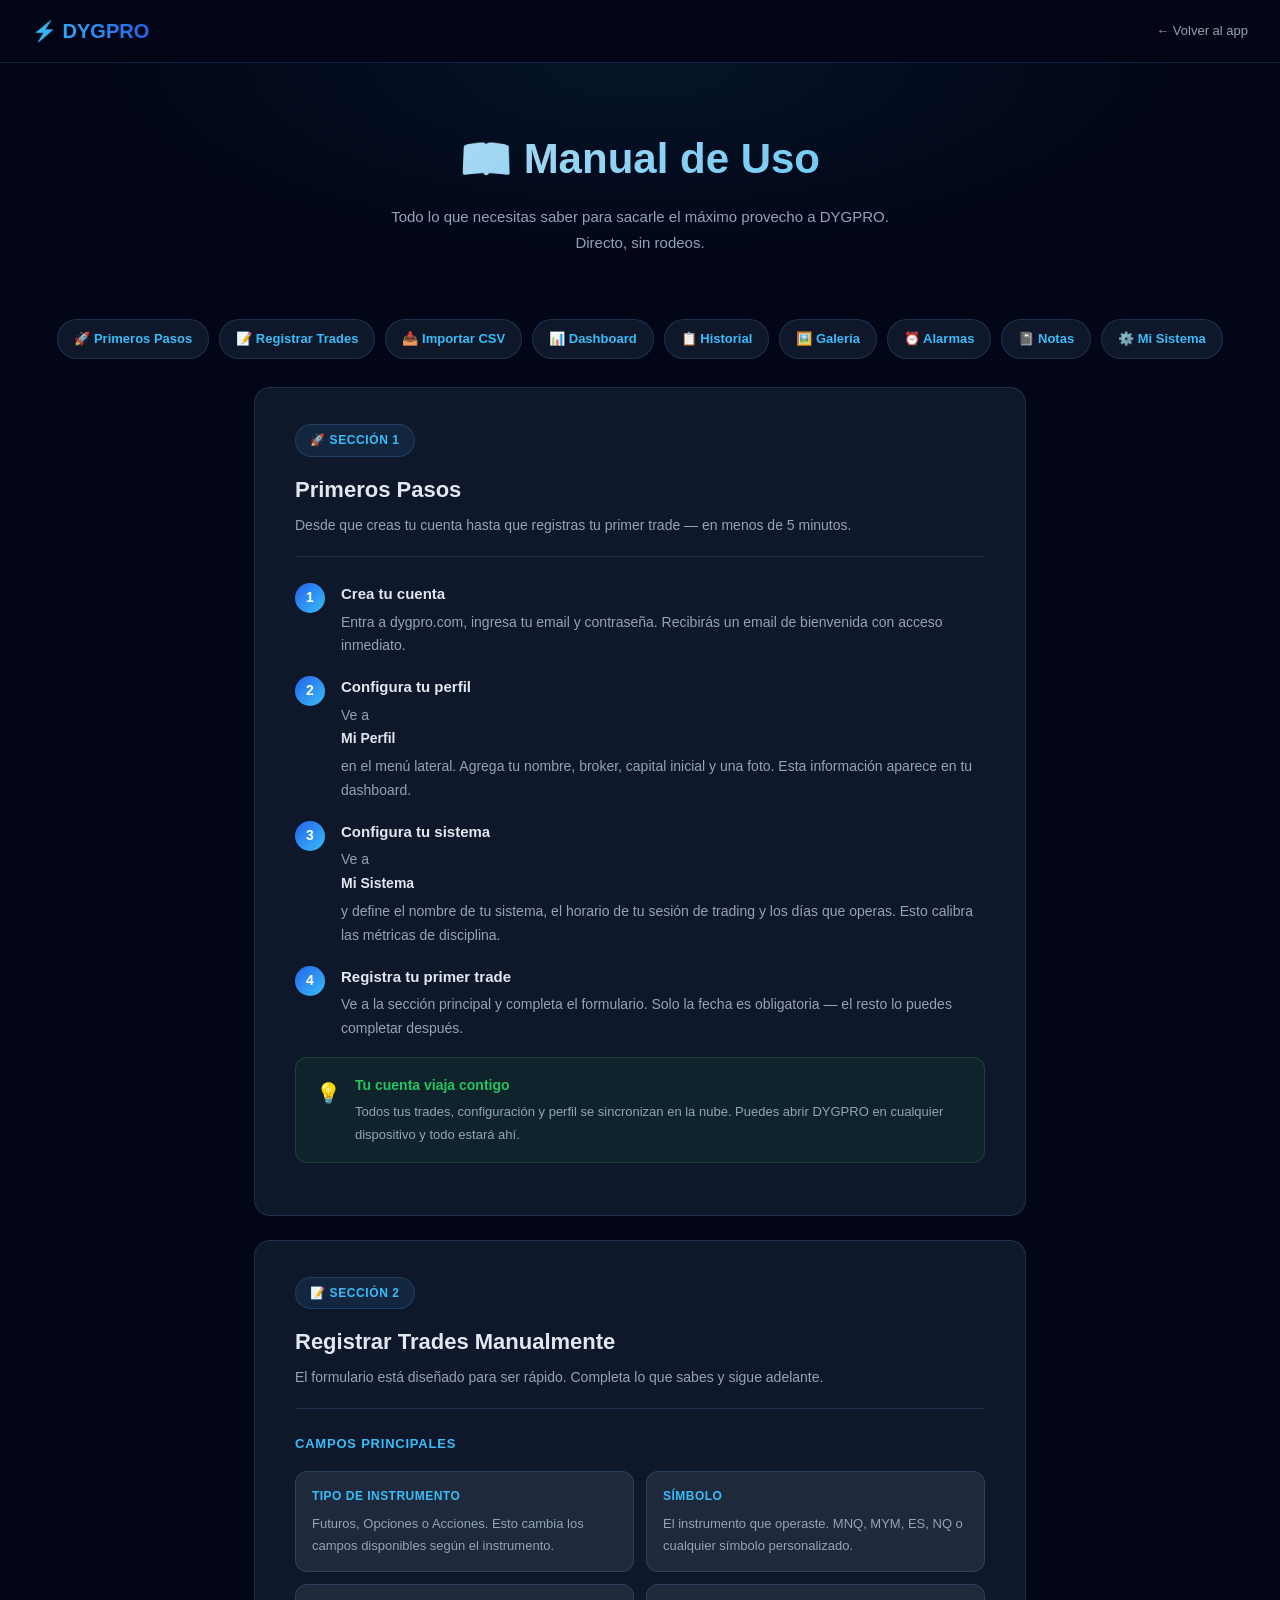
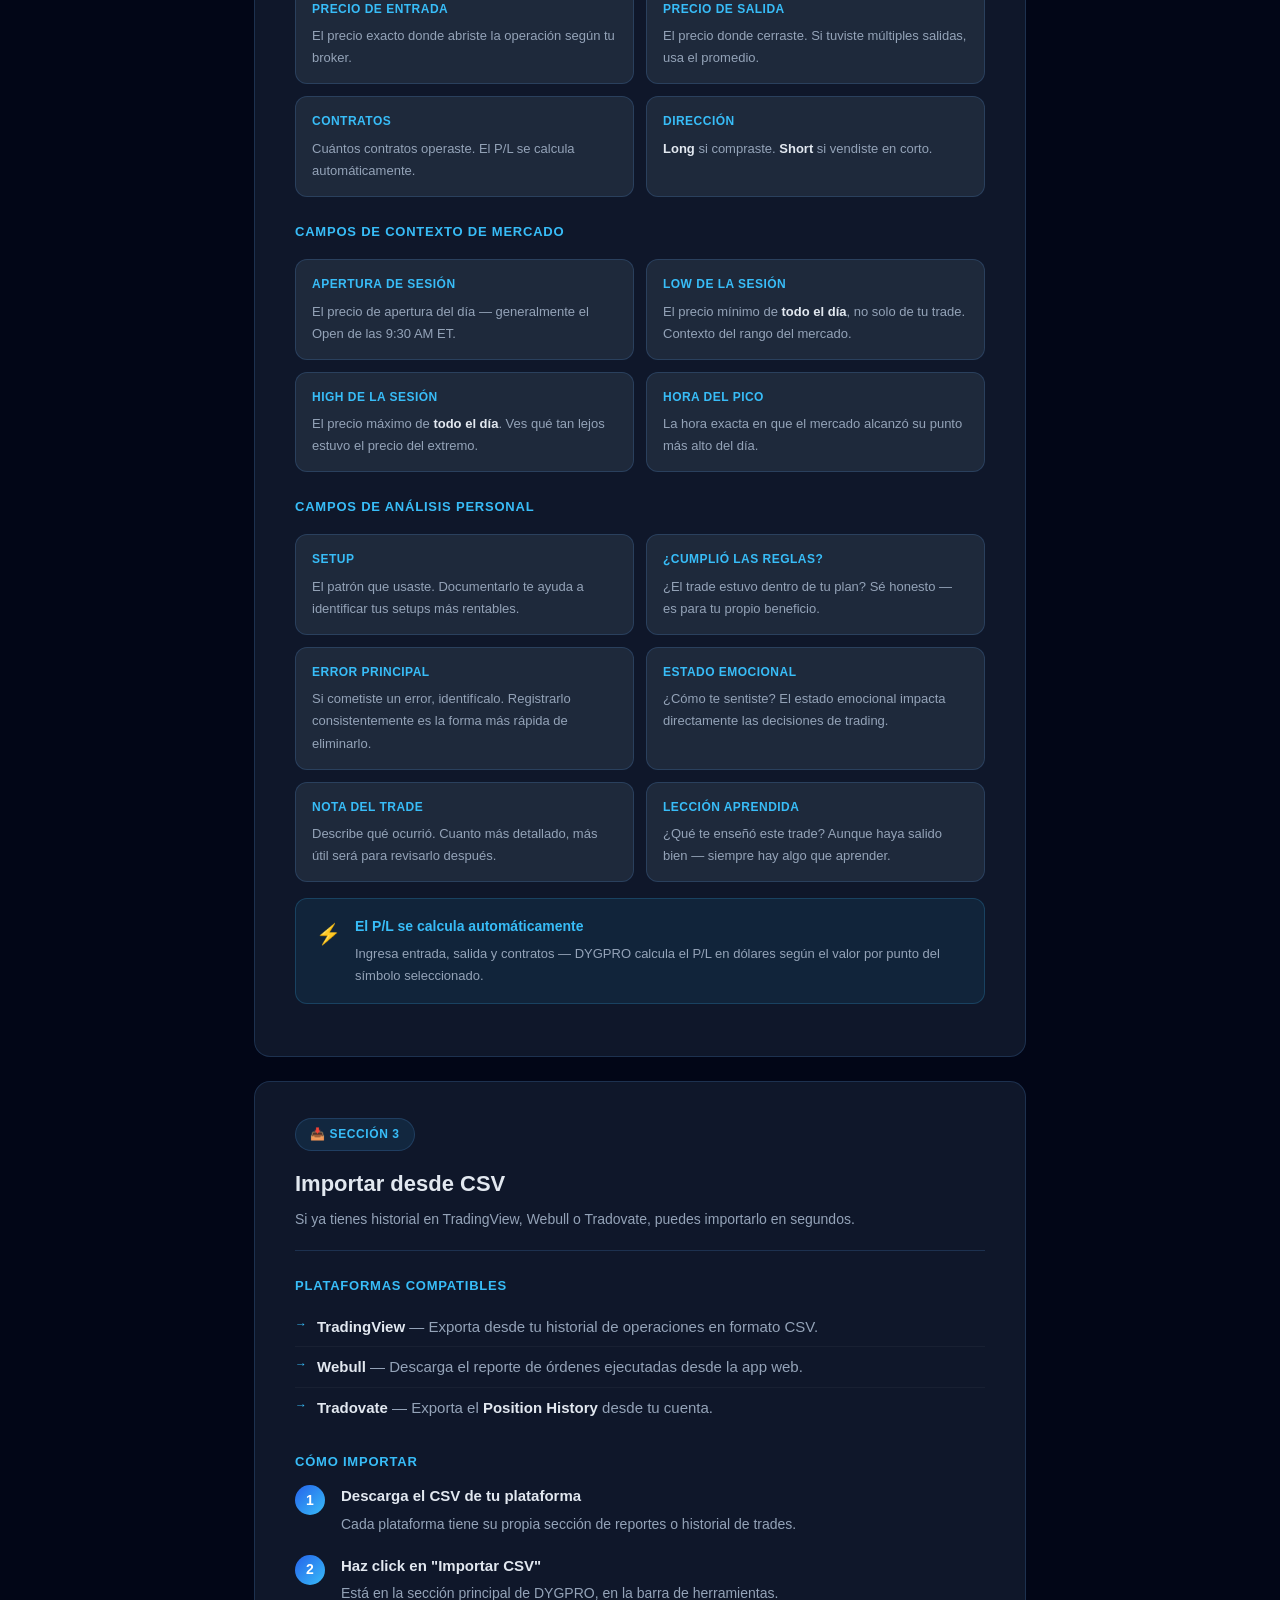
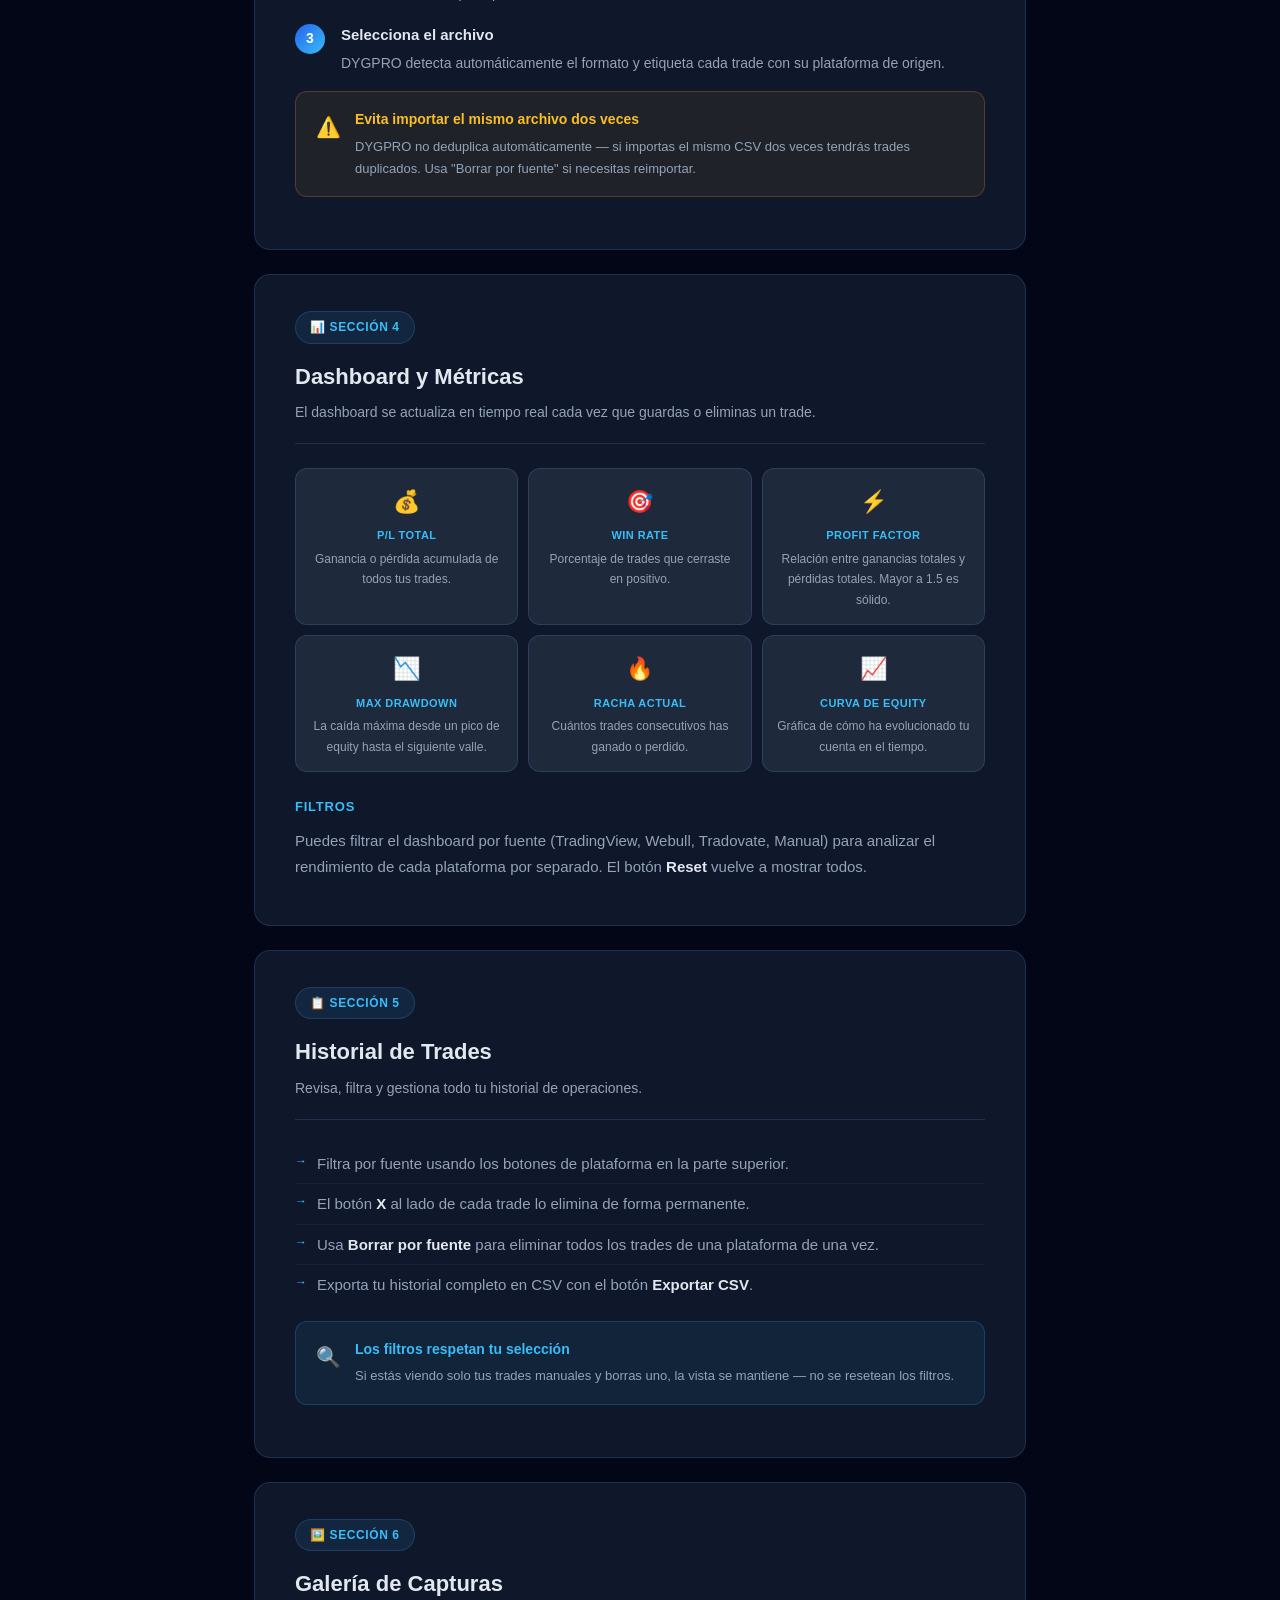
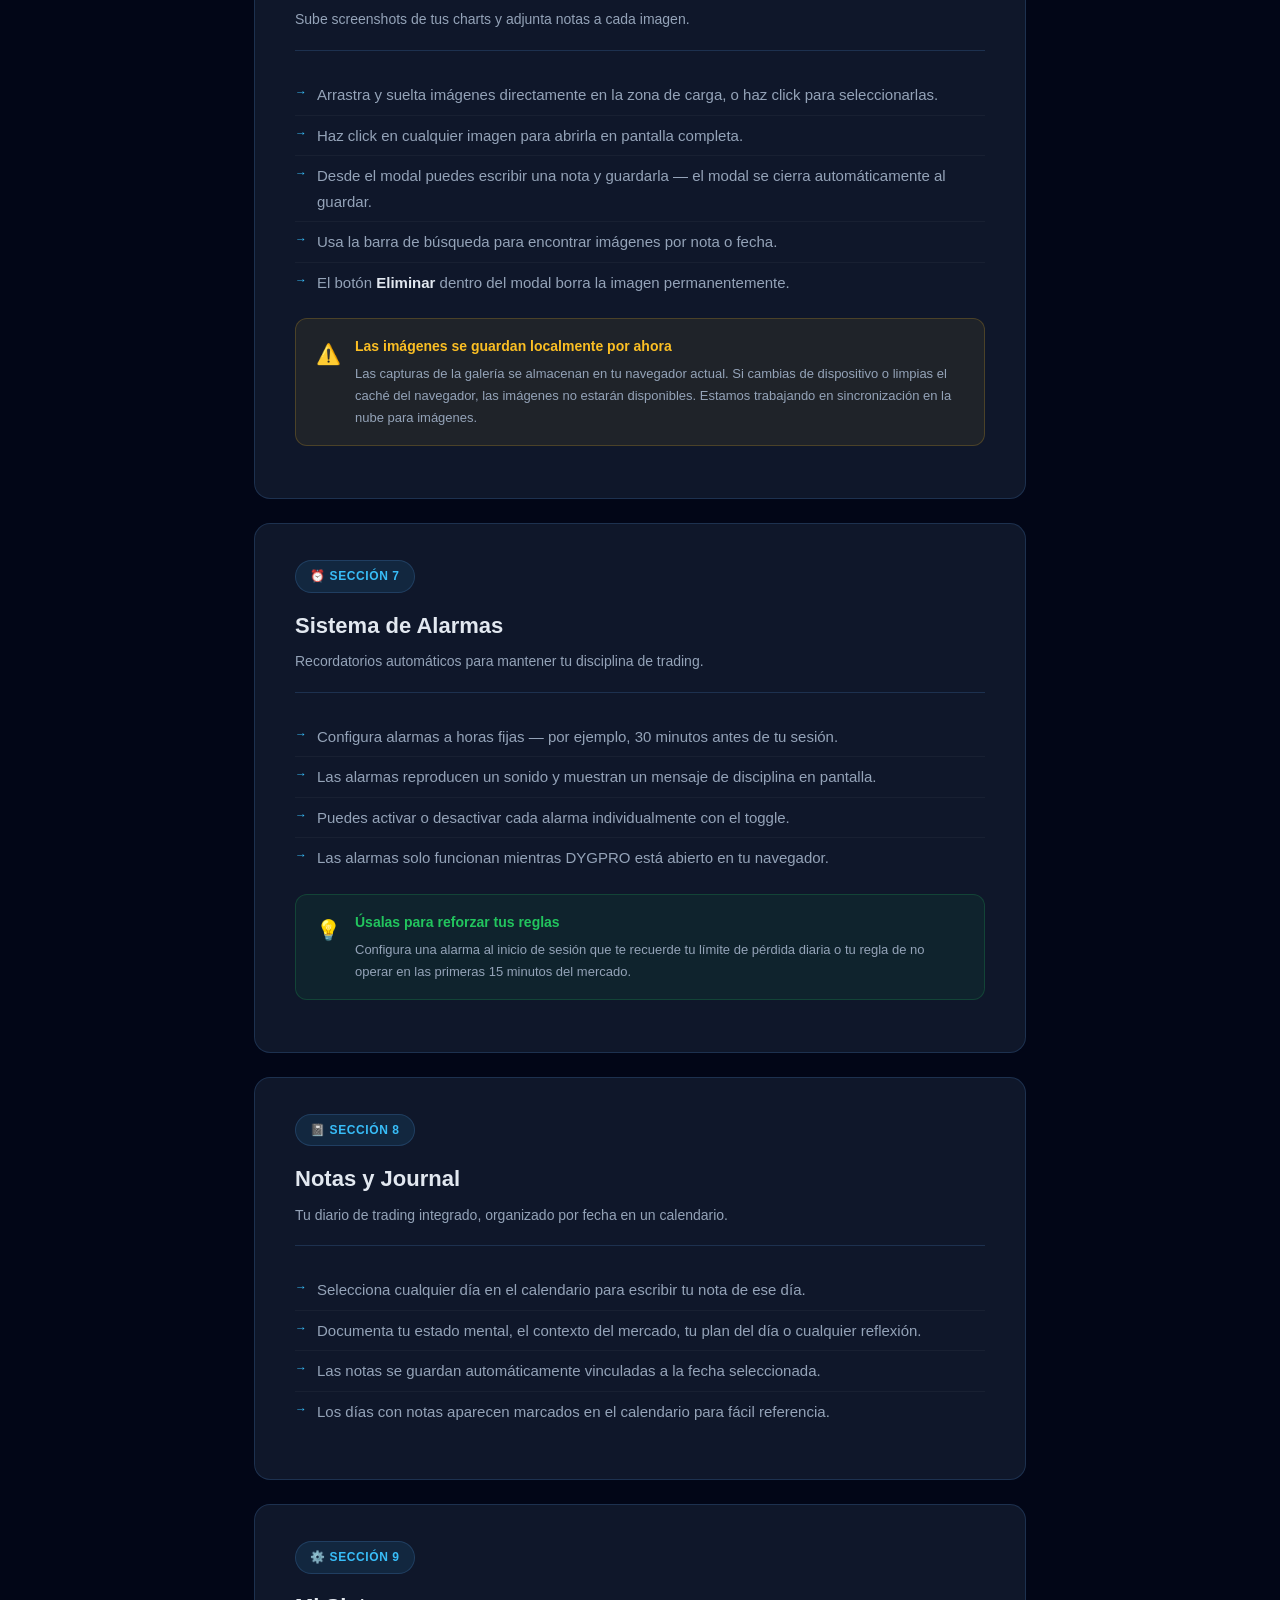
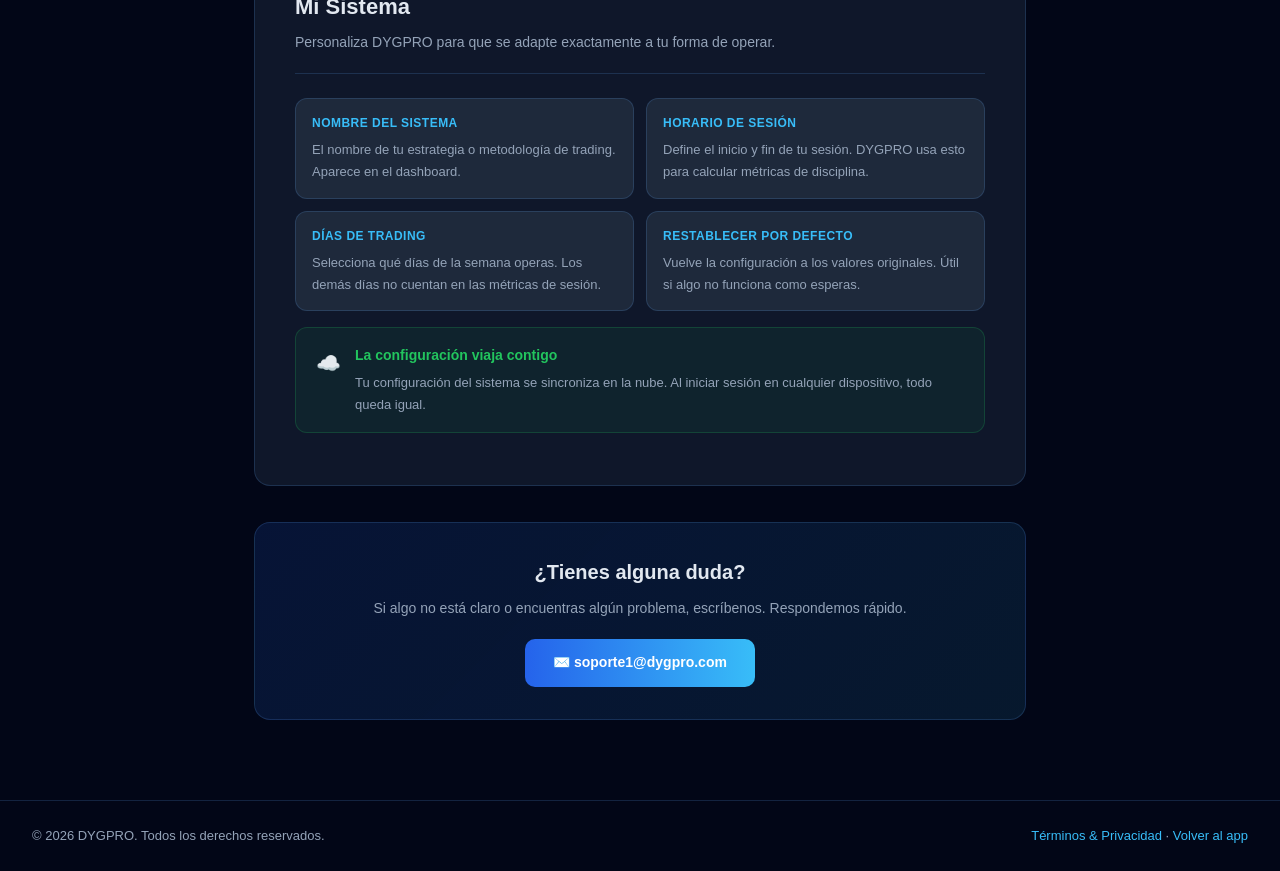
<file: help.html>
<!DOCTYPE html>
<html lang="es">
<head>
  <meta charset="UTF-8">
  <meta name="viewport" content="width=device-width, initial-scale=1.0">
  <title>Manual de Uso — DYGPRO</title>
  <style>
    *, *::before, *::after { box-sizing: border-box; margin: 0; padding: 0; }
    :root {
      --bg:#020617; --bg2:#0f172a; --bg3:#1e293b;
      --accent:#38bdf8; --accent2:#2563eb;
      --text:#e2e8f0; --muted:#94a3b8; --border:rgba(96,165,250,.18);
      --green:#22c55e; --red:#ef4444; --yellow:#fbbf24;
      --radius:16px;
    }
    body { background:var(--bg); color:var(--text); font-family:-apple-system,BlinkMacSystemFont,'Segoe UI',sans-serif; font-size:15px; line-height:1.7; }

    nav {
      position:sticky; top:0; z-index:100;
      background:rgba(2,6,23,.9); backdrop-filter:blur(12px);
      border-bottom:1px solid var(--border);
      display:flex; align-items:center; justify-content:space-between;
      padding:14px 32px;
    }
    .nav-logo { font-size:20px; font-weight:800; background:linear-gradient(90deg,var(--accent),var(--accent2)); -webkit-background-clip:text; -webkit-text-fill-color:transparent; text-decoration:none; }
    .nav-back { color:var(--muted); text-decoration:none; font-size:13px; display:flex; align-items:center; gap:6px; transition:color .2s; }
    .nav-back:hover { color:var(--accent); }

    .hero { text-align:center; padding:60px 24px 36px; background:radial-gradient(ellipse at top,rgba(56,189,248,.08) 0%,transparent 60%); }
    .hero h1 { font-size:clamp(26px,5vw,42px); font-weight:800; margin-bottom:10px; background:linear-gradient(135deg,#e2e8f0,var(--accent)); -webkit-background-clip:text; -webkit-text-fill-color:transparent; }
    .hero p { color:var(--muted); max-width:540px; margin:0 auto; font-size:15px; }

    .quick-nav { display:flex; flex-wrap:wrap; gap:10px; justify-content:center; padding:28px 24px; }
    .quick-nav a { background:var(--bg2); border:1px solid var(--border); border-radius:20px; padding:8px 16px; color:var(--accent); text-decoration:none; font-size:13px; font-weight:600; transition:background .2s,border-color .2s; }
    .quick-nav a:hover { background:var(--bg3); border-color:var(--accent); }

    main { max-width:820px; margin:0 auto; padding:0 24px 80px; }

    .help-section { background:var(--bg2); border:1px solid var(--border); border-radius:var(--radius); padding:36px 40px; margin-bottom:24px; scroll-margin-top:80px; }
    .section-badge { display:inline-flex; align-items:center; gap:8px; background:rgba(56,189,248,.1); border:1px solid var(--border); border-radius:20px; padding:5px 14px; font-size:12px; font-weight:700; color:var(--accent); letter-spacing:.05em; text-transform:uppercase; margin-bottom:14px; }
    .help-section h2 { font-size:22px; font-weight:800; margin-bottom:6px; }
    .help-section .subtitle { color:var(--muted); font-size:14px; margin-bottom:24px; padding-bottom:18px; border-bottom:1px solid var(--border); }
    .help-section h3 { font-size:13px; font-weight:700; text-transform:uppercase; letter-spacing:.06em; color:var(--accent); margin:24px 0 10px; }
    .help-section p { color:var(--muted); margin-bottom:10px; }
    .help-section ul { list-style:none; margin:0 0 12px; padding:0; }
    .help-section ul li { color:var(--muted); padding:7px 0 7px 22px; position:relative; border-bottom:1px solid rgba(255,255,255,.04); }
    .help-section ul li:last-child { border-bottom:none; }
    .help-section ul li::before { content:'→'; position:absolute; left:0; color:var(--accent); font-size:12px; }
    .help-section strong { color:var(--text); }

    .field-grid { display:grid; grid-template-columns:1fr 1fr; gap:12px; margin:16px 0; }
    .field-card { background:var(--bg3); border:1px solid var(--border); border-radius:12px; padding:14px 16px; }
    .field-card .field-name { font-size:12px; font-weight:700; color:var(--accent); text-transform:uppercase; letter-spacing:.04em; margin-bottom:6px; }
    .field-card p { font-size:13px; color:var(--muted); margin:0; }

    .callout { border-radius:12px; padding:16px 20px; margin:16px 0; display:flex; gap:14px; align-items:flex-start; }
    .callout-icon { font-size:20px; flex-shrink:0; margin-top:2px; }
    .callout-body { flex:1; }
    .callout-body strong { display:block; margin-bottom:4px; font-size:14px; }
    .callout-body p { font-size:13px; margin:0; color:var(--muted); }
    .callout.info { background:rgba(56,189,248,.08); border:1px solid rgba(56,189,248,.2); }
    .callout.info .callout-body strong { color:var(--accent); }
    .callout.tip { background:rgba(34,197,94,.07); border:1px solid rgba(34,197,94,.2); }
    .callout.tip .callout-body strong { color:var(--green); }
    .callout.warn { background:rgba(251,191,36,.07); border:1px solid rgba(251,191,36,.2); }
    .callout.warn .callout-body strong { color:var(--yellow); }

    .step { display:flex; gap:16px; margin-bottom:16px; align-items:flex-start; }
    .step-num { width:30px; height:30px; border-radius:50%; background:linear-gradient(135deg,var(--accent2),var(--accent)); color:#fff; font-weight:800; font-size:14px; display:flex; align-items:center; justify-content:center; flex-shrink:0; margin-top:2px; }
    .step-body strong { display:block; color:var(--text); margin-bottom:4px; }
    .step-body p { color:var(--muted); font-size:14px; margin:0; }

    .metric-grid { display:grid; grid-template-columns:repeat(3,1fr); gap:10px; margin:16px 0; }
    .metric-card { background:var(--bg3); border:1px solid var(--border); border-radius:12px; padding:14px; text-align:center; }
    .metric-card .m-icon { font-size:22px; margin-bottom:6px; }
    .metric-card .m-name { font-size:11px; font-weight:700; color:var(--accent); text-transform:uppercase; letter-spacing:.04em; margin-bottom:4px; }
    .metric-card .m-desc { font-size:12px; color:var(--muted); }

    .contact-box { background:linear-gradient(135deg,rgba(37,99,235,.15),rgba(56,189,248,.1)); border:1px solid var(--border); border-radius:var(--radius); padding:32px; text-align:center; margin-top:36px; }
    .contact-box h3 { font-size:20px; margin-bottom:8px; }
    .contact-box p { color:var(--muted); margin-bottom:18px; font-size:14px; }
    .contact-box a { display:inline-block; background:linear-gradient(90deg,var(--accent2),var(--accent)); color:white; text-decoration:none; padding:12px 28px; border-radius:10px; font-weight:700; font-size:14px; transition:opacity .2s; }
    .contact-box a:hover { opacity:.85; }

    footer { border-top:1px solid var(--border); padding:24px 32px; display:flex; align-items:center; justify-content:space-between; flex-wrap:wrap; gap:12px; }
    footer p { color:var(--muted); font-size:13px; }
    footer a { color:var(--accent); text-decoration:none; }

    @media (max-width:600px) {
      nav { padding:12px 16px; }
      .help-section { padding:24px 18px; }
      .field-grid { grid-template-columns:1fr; }
      .metric-grid { grid-template-columns:1fr 1fr; }
      footer { flex-direction:column; text-align:center; }
    }
  </style>
</head>
<body>

<nav>
  <a href="/" class="nav-logo">⚡ DYGPRO</a>
  <a href="/" class="nav-back">← Volver al app</a>
</nav>

<div class="hero">
  <h1>📖 Manual de Uso</h1>
  <p>Todo lo que necesitas saber para sacarle el máximo provecho a DYGPRO. Directo, sin rodeos.</p>
</div>

<div class="quick-nav">
  <a href="#inicio">🚀 Primeros Pasos</a>
  <a href="#registro">📝 Registrar Trades</a>
  <a href="#importar">📥 Importar CSV</a>
  <a href="#dashboard">📊 Dashboard</a>
  <a href="#historial">📋 Historial</a>
  <a href="#galeria">🖼️ Galería</a>
  <a href="#alarmas">⏰ Alarmas</a>
  <a href="#notas">📓 Notas</a>
  <a href="#sistema">⚙️ Mi Sistema</a>
</div>

<main>

  <!-- PRIMEROS PASOS -->
  <div class="help-section" id="inicio">
    <div class="section-badge">🚀 Sección 1</div>
    <h2>Primeros Pasos</h2>
    <p class="subtitle">Desde que creas tu cuenta hasta que registras tu primer trade — en menos de 5 minutos.</p>

    <div class="step">
      <div class="step-num">1</div>
      <div class="step-body">
        <strong>Crea tu cuenta</strong>
        <p>Entra a dygpro.com, ingresa tu email y contraseña. Recibirás un email de bienvenida con acceso inmediato.</p>
      </div>
    </div>
    <div class="step">
      <div class="step-num">2</div>
      <div class="step-body">
        <strong>Configura tu perfil</strong>
        <p>Ve a <strong>Mi Perfil</strong> en el menú lateral. Agrega tu nombre, broker, capital inicial y una foto. Esta información aparece en tu dashboard.</p>
      </div>
    </div>
    <div class="step">
      <div class="step-num">3</div>
      <div class="step-body">
        <strong>Configura tu sistema</strong>
        <p>Ve a <strong>Mi Sistema</strong> y define el nombre de tu sistema, el horario de tu sesión de trading y los días que operas. Esto calibra las métricas de disciplina.</p>
      </div>
    </div>
    <div class="step">
      <div class="step-num">4</div>
      <div class="step-body">
        <strong>Registra tu primer trade</strong>
        <p>Ve a la sección principal y completa el formulario. Solo la fecha es obligatoria — el resto lo puedes completar después.</p>
      </div>
    </div>

    <div class="callout tip">
      <span class="callout-icon">💡</span>
      <div class="callout-body">
        <strong>Tu cuenta viaja contigo</strong>
        <p>Todos tus trades, configuración y perfil se sincronizan en la nube. Puedes abrir DYGPRO en cualquier dispositivo y todo estará ahí.</p>
      </div>
    </div>
  </div>

  <!-- REGISTRAR TRADES -->
  <div class="help-section" id="registro">
    <div class="section-badge">📝 Sección 2</div>
    <h2>Registrar Trades Manualmente</h2>
    <p class="subtitle">El formulario está diseñado para ser rápido. Completa lo que sabes y sigue adelante.</p>

    <h3>Campos principales</h3>
    <div class="field-grid">
      <div class="field-card">
        <div class="field-name">Tipo de Instrumento</div>
        <p>Futuros, Opciones o Acciones. Esto cambia los campos disponibles según el instrumento.</p>
      </div>
      <div class="field-card">
        <div class="field-name">Símbolo</div>
        <p>El instrumento que operaste. MNQ, MYM, ES, NQ o cualquier símbolo personalizado.</p>
      </div>
      <div class="field-card">
        <div class="field-name">Precio de Entrada</div>
        <p>El precio exacto donde abriste la operación según tu broker.</p>
      </div>
      <div class="field-card">
        <div class="field-name">Precio de Salida</div>
        <p>El precio donde cerraste. Si tuviste múltiples salidas, usa el promedio.</p>
      </div>
      <div class="field-card">
        <div class="field-name">Contratos</div>
        <p>Cuántos contratos operaste. El P/L se calcula automáticamente.</p>
      </div>
      <div class="field-card">
        <div class="field-name">Dirección</div>
        <p><strong>Long</strong> si compraste. <strong>Short</strong> si vendiste en corto.</p>
      </div>
    </div>

    <h3>Campos de contexto de mercado</h3>
    <div class="field-grid">
      <div class="field-card">
        <div class="field-name">Apertura de Sesión</div>
        <p>El precio de apertura del día — generalmente el Open de las 9:30 AM ET.</p>
      </div>
      <div class="field-card">
        <div class="field-name">Low de la Sesión</div>
        <p>El precio mínimo de <strong>todo el día</strong>, no solo de tu trade. Contexto del rango del mercado.</p>
      </div>
      <div class="field-card">
        <div class="field-name">High de la Sesión</div>
        <p>El precio máximo de <strong>todo el día</strong>. Ves qué tan lejos estuvo el precio del extremo.</p>
      </div>
      <div class="field-card">
        <div class="field-name">Hora del Pico</div>
        <p>La hora exacta en que el mercado alcanzó su punto más alto del día.</p>
      </div>
    </div>

    <h3>Campos de análisis personal</h3>
    <div class="field-grid">
      <div class="field-card">
        <div class="field-name">Setup</div>
        <p>El patrón que usaste. Documentarlo te ayuda a identificar tus setups más rentables.</p>
      </div>
      <div class="field-card">
        <div class="field-name">¿Cumplió las Reglas?</div>
        <p>¿El trade estuvo dentro de tu plan? Sé honesto — es para tu propio beneficio.</p>
      </div>
      <div class="field-card">
        <div class="field-name">Error Principal</div>
        <p>Si cometiste un error, identifícalo. Registrarlo consistentemente es la forma más rápida de eliminarlo.</p>
      </div>
      <div class="field-card">
        <div class="field-name">Estado Emocional</div>
        <p>¿Cómo te sentiste? El estado emocional impacta directamente las decisiones de trading.</p>
      </div>
      <div class="field-card">
        <div class="field-name">Nota del Trade</div>
        <p>Describe qué ocurrió. Cuanto más detallado, más útil será para revisarlo después.</p>
      </div>
      <div class="field-card">
        <div class="field-name">Lección Aprendida</div>
        <p>¿Qué te enseñó este trade? Aunque haya salido bien — siempre hay algo que aprender.</p>
      </div>
    </div>

    <div class="callout info">
      <span class="callout-icon">⚡</span>
      <div class="callout-body">
        <strong>El P/L se calcula automáticamente</strong>
        <p>Ingresa entrada, salida y contratos — DYGPRO calcula el P/L en dólares según el valor por punto del símbolo seleccionado.</p>
      </div>
    </div>
  </div>

  <!-- IMPORTAR CSV -->
  <div class="help-section" id="importar">
    <div class="section-badge">📥 Sección 3</div>
    <h2>Importar desde CSV</h2>
    <p class="subtitle">Si ya tienes historial en TradingView, Webull o Tradovate, puedes importarlo en segundos.</p>

    <h3>Plataformas compatibles</h3>
    <ul>
      <li><strong>TradingView</strong> — Exporta desde tu historial de operaciones en formato CSV.</li>
      <li><strong>Webull</strong> — Descarga el reporte de órdenes ejecutadas desde la app web.</li>
      <li><strong>Tradovate</strong> — Exporta el <strong>Position History</strong> desde tu cuenta.</li>
    </ul>

    <h3>Cómo importar</h3>
    <div class="step">
      <div class="step-num">1</div>
      <div class="step-body"><strong>Descarga el CSV de tu plataforma</strong><p>Cada plataforma tiene su propia sección de reportes o historial de trades.</p></div>
    </div>
    <div class="step">
      <div class="step-num">2</div>
      <div class="step-body"><strong>Haz click en "Importar CSV"</strong><p>Está en la sección principal de DYGPRO, en la barra de herramientas.</p></div>
    </div>
    <div class="step">
      <div class="step-num">3</div>
      <div class="step-body"><strong>Selecciona el archivo</strong><p>DYGPRO detecta automáticamente el formato y etiqueta cada trade con su plataforma de origen.</p></div>
    </div>

    <div class="callout warn">
      <span class="callout-icon">⚠️</span>
      <div class="callout-body">
        <strong>Evita importar el mismo archivo dos veces</strong>
        <p>DYGPRO no deduplica automáticamente — si importas el mismo CSV dos veces tendrás trades duplicados. Usa "Borrar por fuente" si necesitas reimportar.</p>
      </div>
    </div>
  </div>

  <!-- DASHBOARD -->
  <div class="help-section" id="dashboard">
    <div class="section-badge">📊 Sección 4</div>
    <h2>Dashboard y Métricas</h2>
    <p class="subtitle">El dashboard se actualiza en tiempo real cada vez que guardas o eliminas un trade.</p>

    <div class="metric-grid">
      <div class="metric-card"><div class="m-icon">💰</div><div class="m-name">P/L Total</div><div class="m-desc">Ganancia o pérdida acumulada de todos tus trades.</div></div>
      <div class="metric-card"><div class="m-icon">🎯</div><div class="m-name">Win Rate</div><div class="m-desc">Porcentaje de trades que cerraste en positivo.</div></div>
      <div class="metric-card"><div class="m-icon">⚡</div><div class="m-name">Profit Factor</div><div class="m-desc">Relación entre ganancias totales y pérdidas totales. Mayor a 1.5 es sólido.</div></div>
      <div class="metric-card"><div class="m-icon">📉</div><div class="m-name">Max Drawdown</div><div class="m-desc">La caída máxima desde un pico de equity hasta el siguiente valle.</div></div>
      <div class="metric-card"><div class="m-icon">🔥</div><div class="m-name">Racha Actual</div><div class="m-desc">Cuántos trades consecutivos has ganado o perdido.</div></div>
      <div class="metric-card"><div class="m-icon">📈</div><div class="m-name">Curva de Equity</div><div class="m-desc">Gráfica de cómo ha evolucionado tu cuenta en el tiempo.</div></div>
    </div>

    <h3>Filtros</h3>
    <p>Puedes filtrar el dashboard por fuente (TradingView, Webull, Tradovate, Manual) para analizar el rendimiento de cada plataforma por separado. El botón <strong>Reset</strong> vuelve a mostrar todos.</p>
  </div>

  <!-- HISTORIAL -->
  <div class="help-section" id="historial">
    <div class="section-badge">📋 Sección 5</div>
    <h2>Historial de Trades</h2>
    <p class="subtitle">Revisa, filtra y gestiona todo tu historial de operaciones.</p>

    <ul>
      <li>Filtra por fuente usando los botones de plataforma en la parte superior.</li>
      <li>El botón <strong>X</strong> al lado de cada trade lo elimina de forma permanente.</li>
      <li>Usa <strong>Borrar por fuente</strong> para eliminar todos los trades de una plataforma de una vez.</li>
      <li>Exporta tu historial completo en CSV con el botón <strong>Exportar CSV</strong>.</li>
    </ul>

    <div class="callout info">
      <span class="callout-icon">🔍</span>
      <div class="callout-body">
        <strong>Los filtros respetan tu selección</strong>
        <p>Si estás viendo solo tus trades manuales y borras uno, la vista se mantiene — no se resetean los filtros.</p>
      </div>
    </div>
  </div>

  <!-- GALERÍA -->
  <div class="help-section" id="galeria">
    <div class="section-badge">🖼️ Sección 6</div>
    <h2>Galería de Capturas</h2>
    <p class="subtitle">Sube screenshots de tus charts y adjunta notas a cada imagen.</p>

    <ul>
      <li>Arrastra y suelta imágenes directamente en la zona de carga, o haz click para seleccionarlas.</li>
      <li>Haz click en cualquier imagen para abrirla en pantalla completa.</li>
      <li>Desde el modal puedes escribir una nota y guardarla — el modal se cierra automáticamente al guardar.</li>
      <li>Usa la barra de búsqueda para encontrar imágenes por nota o fecha.</li>
      <li>El botón <strong>Eliminar</strong> dentro del modal borra la imagen permanentemente.</li>
    </ul>

    <div class="callout warn">
      <span class="callout-icon">⚠️</span>
      <div class="callout-body">
        <strong>Las imágenes se guardan localmente por ahora</strong>
        <p>Las capturas de la galería se almacenan en tu navegador actual. Si cambias de dispositivo o limpias el caché del navegador, las imágenes no estarán disponibles. Estamos trabajando en sincronización en la nube para imágenes.</p>
      </div>
    </div>
  </div>

  <!-- ALARMAS -->
  <div class="help-section" id="alarmas">
    <div class="section-badge">⏰ Sección 7</div>
    <h2>Sistema de Alarmas</h2>
    <p class="subtitle">Recordatorios automáticos para mantener tu disciplina de trading.</p>

    <ul>
      <li>Configura alarmas a horas fijas — por ejemplo, 30 minutos antes de tu sesión.</li>
      <li>Las alarmas reproducen un sonido y muestran un mensaje de disciplina en pantalla.</li>
      <li>Puedes activar o desactivar cada alarma individualmente con el toggle.</li>
      <li>Las alarmas solo funcionan mientras DYGPRO está abierto en tu navegador.</li>
    </ul>

    <div class="callout tip">
      <span class="callout-icon">💡</span>
      <div class="callout-body">
        <strong>Úsalas para reforzar tus reglas</strong>
        <p>Configura una alarma al inicio de sesión que te recuerde tu límite de pérdida diaria o tu regla de no operar en las primeras 15 minutos del mercado.</p>
      </div>
    </div>
  </div>

  <!-- NOTAS -->
  <div class="help-section" id="notas">
    <div class="section-badge">📓 Sección 8</div>
    <h2>Notas y Journal</h2>
    <p class="subtitle">Tu diario de trading integrado, organizado por fecha en un calendario.</p>

    <ul>
      <li>Selecciona cualquier día en el calendario para escribir tu nota de ese día.</li>
      <li>Documenta tu estado mental, el contexto del mercado, tu plan del día o cualquier reflexión.</li>
      <li>Las notas se guardan automáticamente vinculadas a la fecha seleccionada.</li>
      <li>Los días con notas aparecen marcados en el calendario para fácil referencia.</li>
    </ul>
  </div>

  <!-- MI SISTEMA -->
  <div class="help-section" id="sistema">
    <div class="section-badge">⚙️ Sección 9</div>
    <h2>Mi Sistema</h2>
    <p class="subtitle">Personaliza DYGPRO para que se adapte exactamente a tu forma de operar.</p>

    <div class="field-grid">
      <div class="field-card">
        <div class="field-name">Nombre del Sistema</div>
        <p>El nombre de tu estrategia o metodología de trading. Aparece en el dashboard.</p>
      </div>
      <div class="field-card">
        <div class="field-name">Horario de Sesión</div>
        <p>Define el inicio y fin de tu sesión. DYGPRO usa esto para calcular métricas de disciplina.</p>
      </div>
      <div class="field-card">
        <div class="field-name">Días de Trading</div>
        <p>Selecciona qué días de la semana operas. Los demás días no cuentan en las métricas de sesión.</p>
      </div>
      <div class="field-card">
        <div class="field-name">Restablecer por Defecto</div>
        <p>Vuelve la configuración a los valores originales. Útil si algo no funciona como esperas.</p>
      </div>
    </div>

    <div class="callout tip">
      <span class="callout-icon">☁️</span>
      <div class="callout-body">
        <strong>La configuración viaja contigo</strong>
        <p>Tu configuración del sistema se sincroniza en la nube. Al iniciar sesión en cualquier dispositivo, todo queda igual.</p>
      </div>
    </div>
  </div>

  <!-- CONTACTO -->
  <div class="contact-box">
    <h3>¿Tienes alguna duda?</h3>
    <p>Si algo no está claro o encuentras algún problema, escríbenos. Respondemos rápido.</p>
    <a href="mailto:soporte1@dygpro.com">✉️ soporte1@dygpro.com</a>
  </div>

</main>

<footer>
  <p>© 2026 DYGPRO. Todos los derechos reservados.</p>
  <p><a href="/legal.html">Términos & Privacidad</a> · <a href="/">Volver al app</a></p>
</footer>

</body>
</html>
</file>
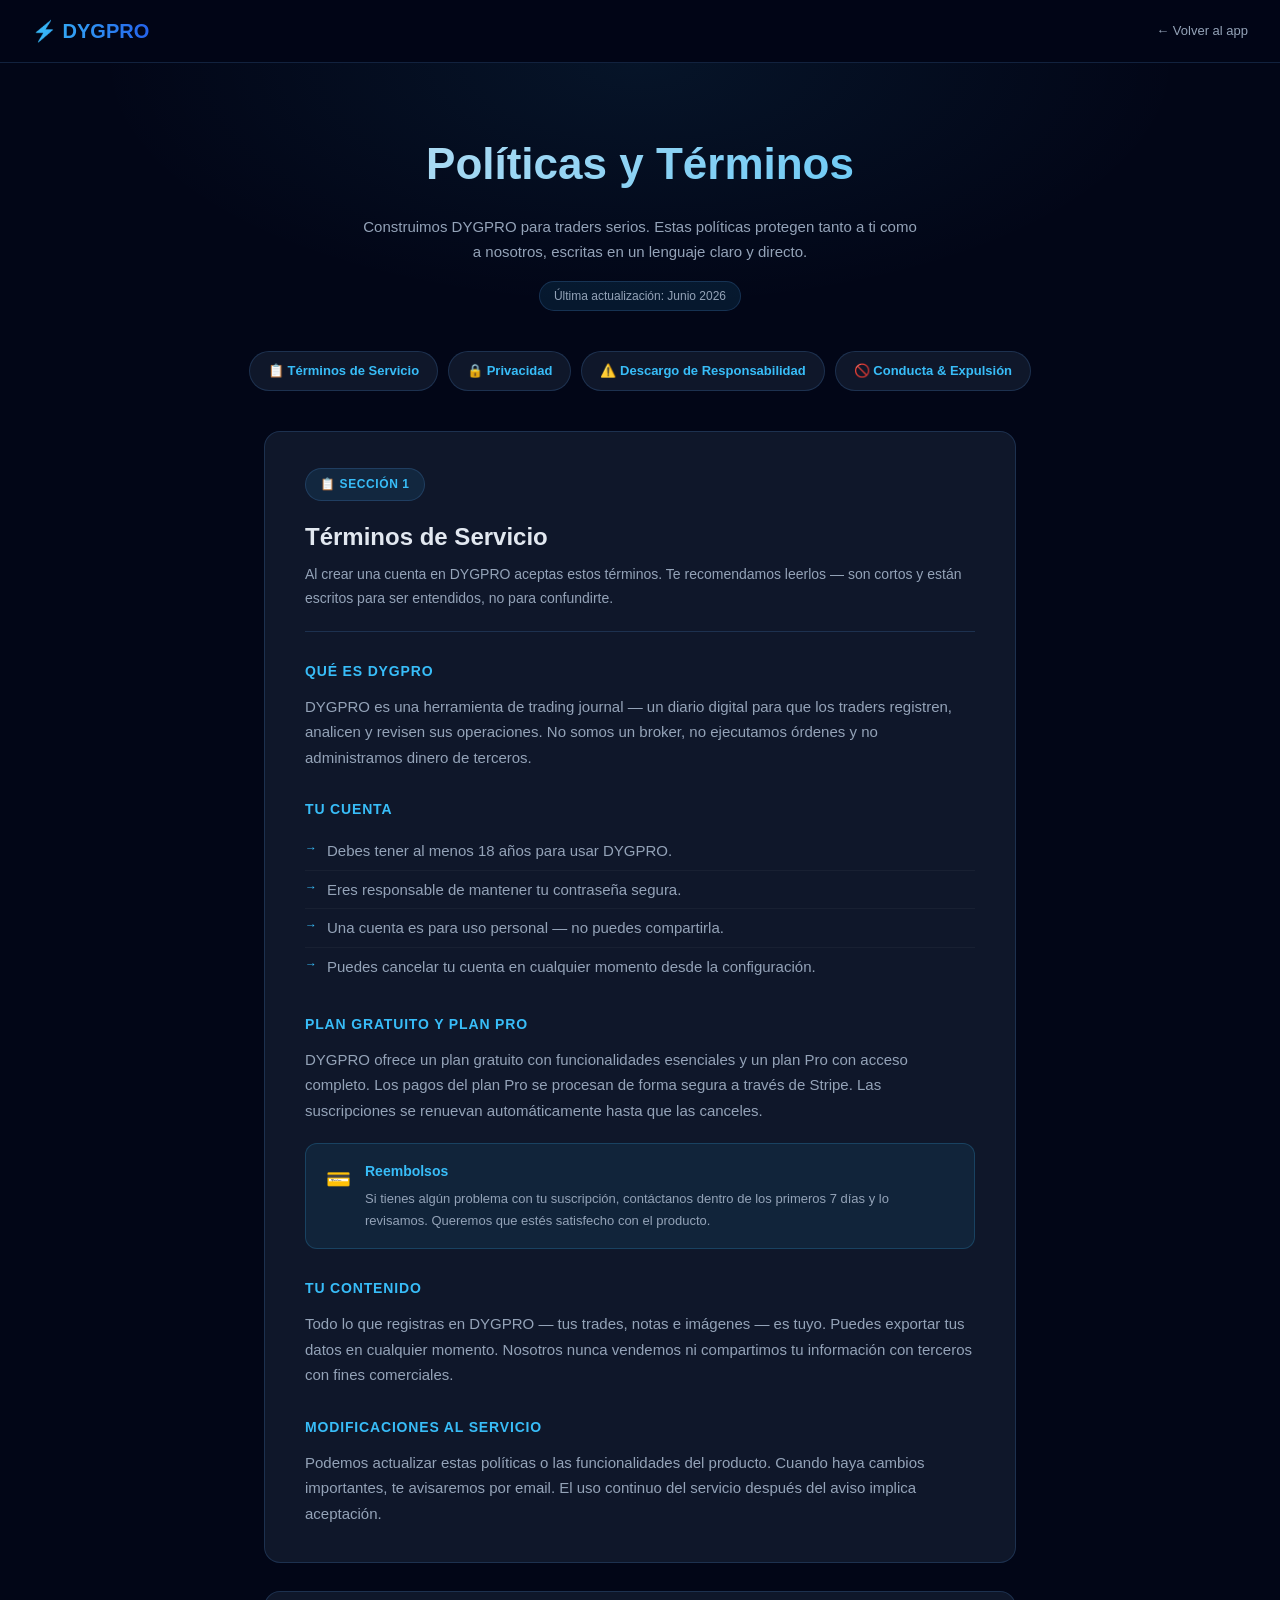
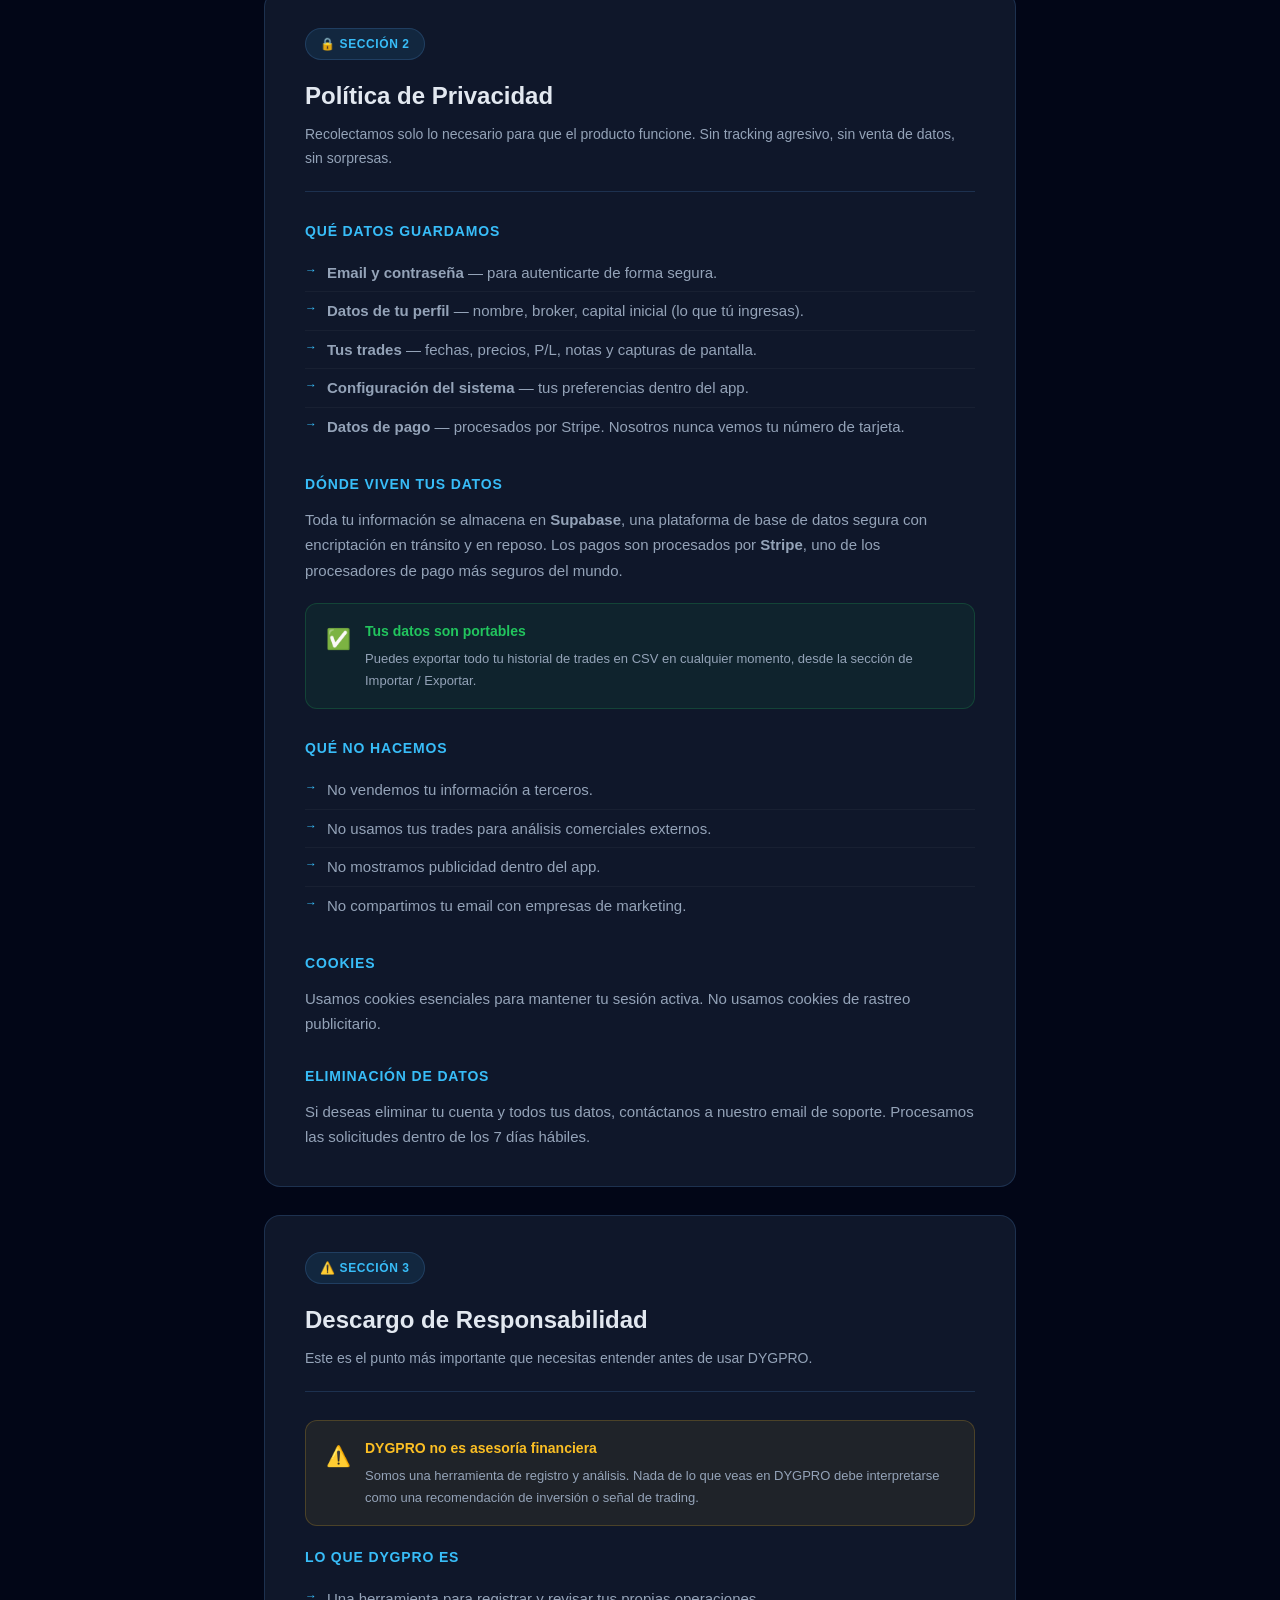
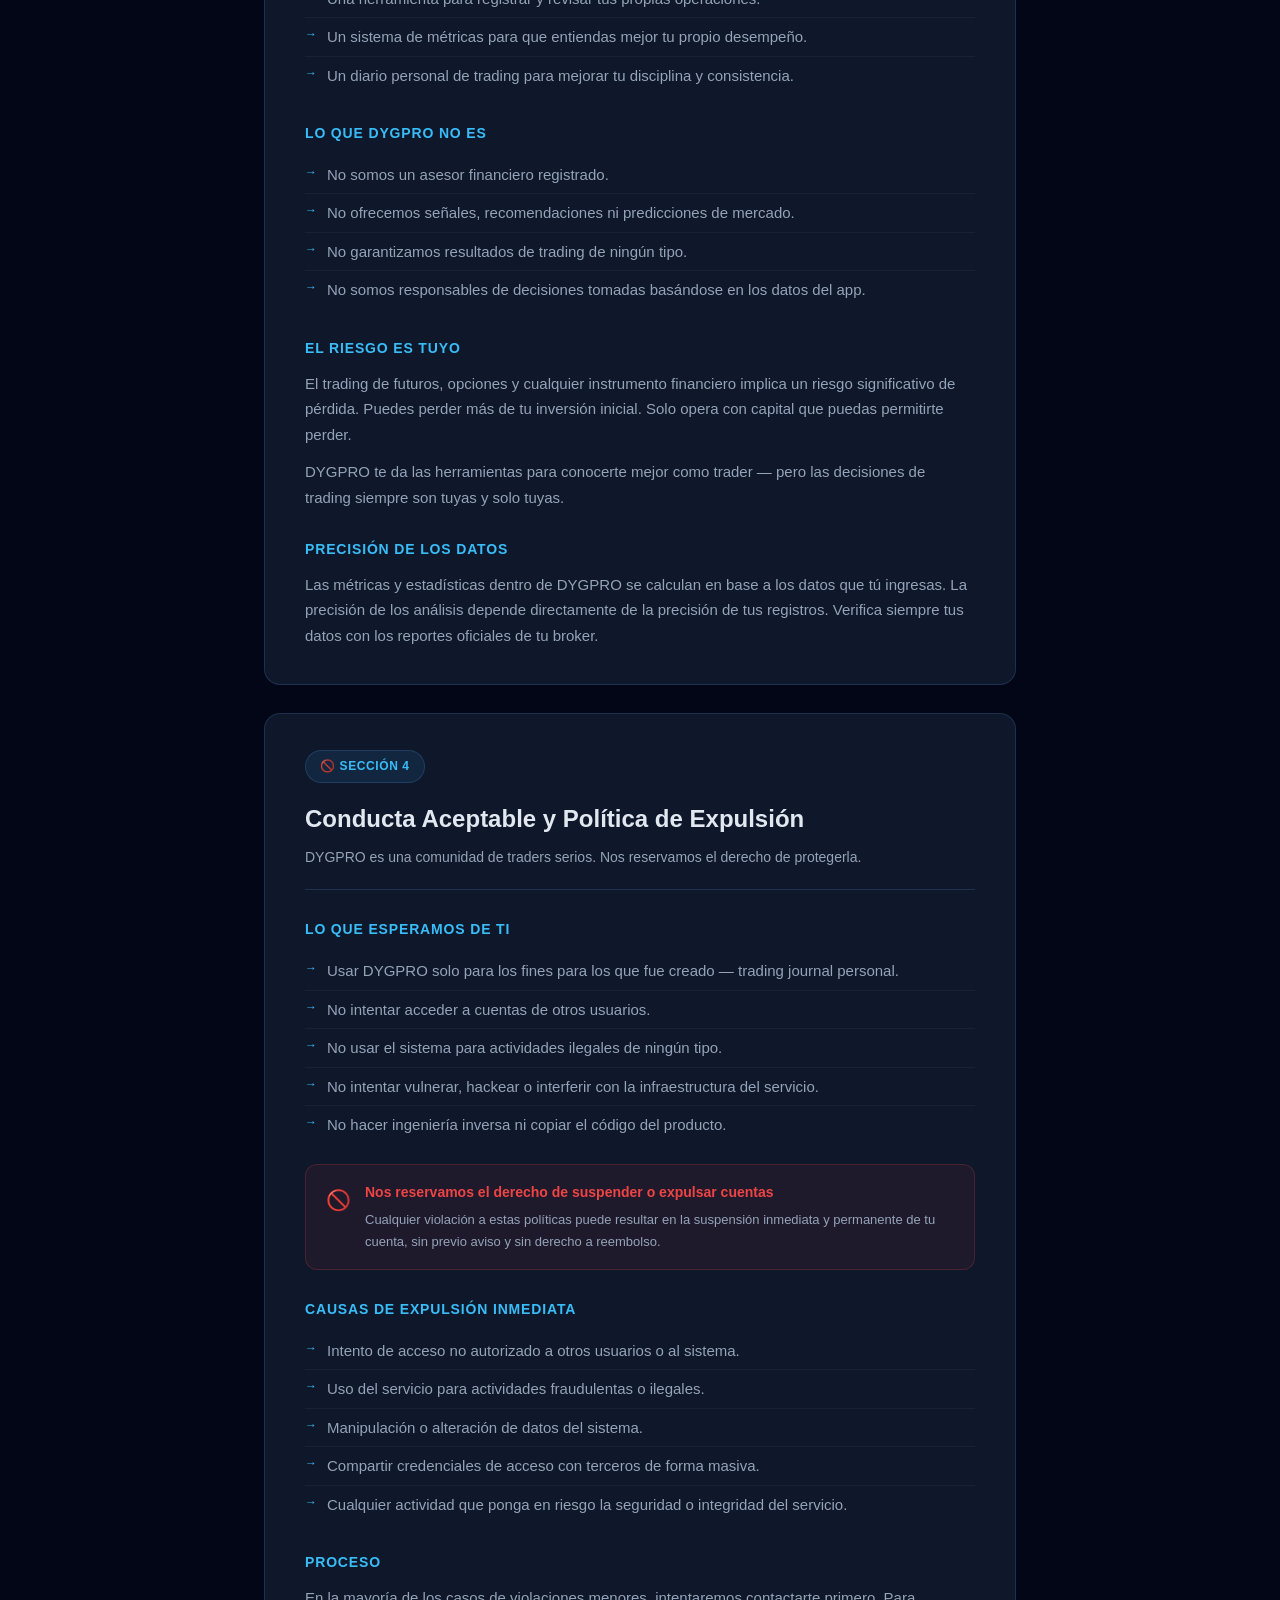
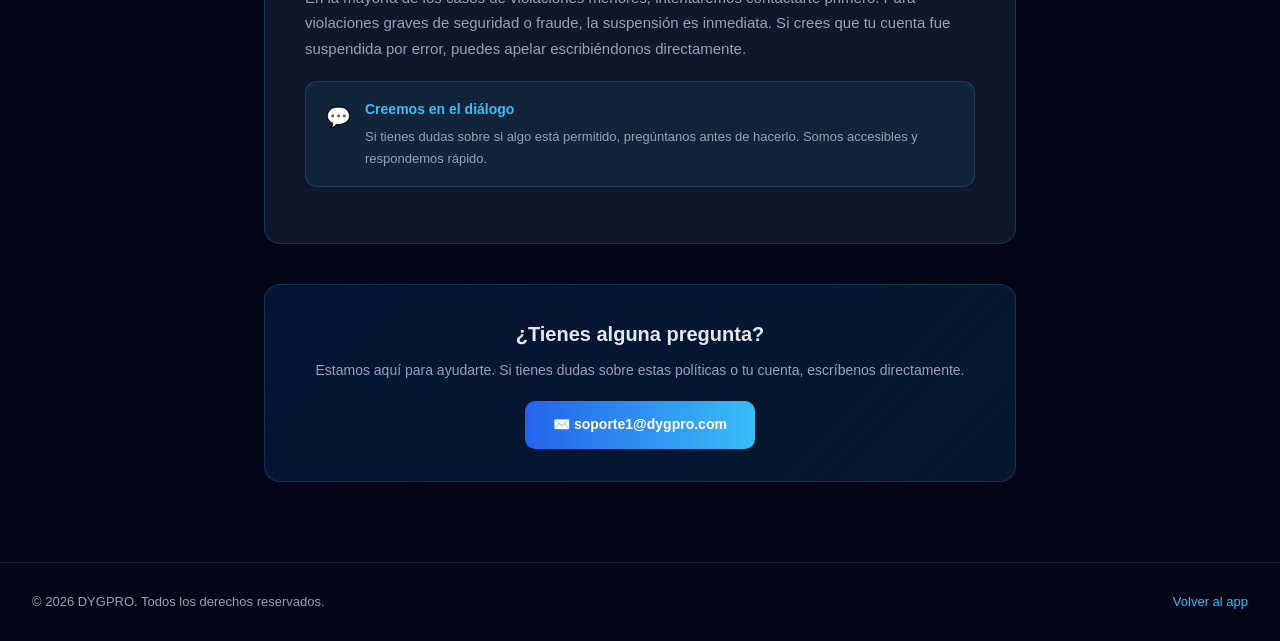
<file: legal.html>
<!DOCTYPE html>
<html lang="es">
<head>
  <meta charset="UTF-8">
  <meta name="viewport" content="width=device-width, initial-scale=1.0">
  <title>Legal & Políticas — DYGPRO</title>
  <style>
    *, *::before, *::after { box-sizing: border-box; margin: 0; padding: 0; }

    :root {
      --bg:      #020617;
      --bg2:     #0f172a;
      --bg3:     #1e293b;
      --accent:  #38bdf8;
      --accent2: #2563eb;
      --text:    #e2e8f0;
      --muted:   #94a3b8;
      --border:  rgba(96,165,250,.18);
      --green:   #22c55e;
      --radius:  16px;
    }

    body {
      background: var(--bg);
      color: var(--text);
      font-family: -apple-system, BlinkMacSystemFont, 'Segoe UI', sans-serif;
      font-size: 15px;
      line-height: 1.7;
      min-height: 100vh;
    }

    /* ── NAV ── */
    nav {
      position: sticky; top: 0; z-index: 100;
      background: rgba(2,6,23,.9);
      backdrop-filter: blur(12px);
      border-bottom: 1px solid var(--border);
      display: flex; align-items: center; justify-content: space-between;
      padding: 14px 32px;
    }
    .nav-logo {
      font-size: 20px; font-weight: 800;
      background: linear-gradient(90deg, var(--accent), var(--accent2));
      -webkit-background-clip: text; -webkit-text-fill-color: transparent;
      text-decoration: none;
    }
    .nav-back {
      color: var(--muted); text-decoration: none; font-size: 13px;
      display: flex; align-items: center; gap: 6px;
      transition: color .2s;
    }
    .nav-back:hover { color: var(--accent); }

    /* ── HERO ── */
    .hero {
      text-align: center;
      padding: 64px 24px 40px;
      background: radial-gradient(ellipse at top, rgba(56,189,248,.08) 0%, transparent 60%);
    }
    .hero h1 {
      font-size: clamp(28px, 5vw, 44px);
      font-weight: 800; margin-bottom: 12px;
      background: linear-gradient(135deg, #e2e8f0, var(--accent));
      -webkit-background-clip: text; -webkit-text-fill-color: transparent;
    }
    .hero p { color: var(--muted); max-width: 560px; margin: 0 auto; font-size: 15px; }
    .hero .updated {
      display: inline-block; margin-top: 16px;
      background: rgba(56,189,248,.1); border: 1px solid var(--border);
      border-radius: 20px; padding: 4px 14px;
      font-size: 12px; color: var(--muted);
    }

    /* ── QUICK NAV ── */
    .quick-nav {
      display: flex; flex-wrap: wrap; gap: 10px; justify-content: center;
      padding: 0 24px 40px;
    }
    .quick-nav a {
      background: var(--bg2); border: 1px solid var(--border);
      border-radius: 20px; padding: 8px 18px;
      color: var(--accent); text-decoration: none; font-size: 13px; font-weight: 600;
      transition: background .2s, border-color .2s;
    }
    .quick-nav a:hover { background: var(--bg3); border-color: var(--accent); }

    /* ── MAIN ── */
    main {
      max-width: 800px; margin: 0 auto;
      padding: 0 24px 80px;
    }

    /* ── SECTION ── */
    .legal-section {
      background: var(--bg2);
      border: 1px solid var(--border);
      border-radius: var(--radius);
      padding: 36px 40px;
      margin-bottom: 28px;
      scroll-margin-top: 80px;
    }

    .section-badge {
      display: inline-flex; align-items: center; gap: 8px;
      background: rgba(56,189,248,.1); border: 1px solid var(--border);
      border-radius: 20px; padding: 5px 14px;
      font-size: 12px; font-weight: 700; color: var(--accent);
      letter-spacing: .05em; text-transform: uppercase;
      margin-bottom: 16px;
    }

    .legal-section h2 {
      font-size: 24px; font-weight: 800; margin-bottom: 6px;
      color: var(--text);
    }
    .legal-section .subtitle {
      color: var(--muted); font-size: 14px; margin-bottom: 28px;
      padding-bottom: 20px; border-bottom: 1px solid var(--border);
    }

    .legal-section h3 {
      font-size: 14px; font-weight: 700; text-transform: uppercase;
      letter-spacing: .06em; color: var(--accent);
      margin: 28px 0 10px;
    }
    .legal-section h3:first-of-type { margin-top: 0; }

    .legal-section p { color: var(--muted); margin-bottom: 12px; }
    .legal-section p:last-child { margin-bottom: 0; }

    .legal-section ul {
      list-style: none; margin: 0 0 12px; padding: 0;
    }
    .legal-section ul li {
      color: var(--muted);
      padding: 6px 0 6px 22px;
      position: relative;
      border-bottom: 1px solid rgba(255,255,255,.04);
    }
    .legal-section ul li:last-child { border-bottom: none; }
    .legal-section ul li::before {
      content: '→';
      position: absolute; left: 0;
      color: var(--accent); font-size: 12px;
    }

    /* ── CALLOUT BOXES ── */
    .callout {
      border-radius: 12px; padding: 16px 20px;
      margin: 20px 0; display: flex; gap: 14px; align-items: flex-start;
    }
    .callout-icon { font-size: 20px; flex-shrink: 0; margin-top: 2px; }
    .callout-body { flex: 1; }
    .callout-body strong { display: block; margin-bottom: 4px; font-size: 14px; }
    .callout-body p { font-size: 13px; margin: 0; }

    .callout.info {
      background: rgba(56,189,248,.08);
      border: 1px solid rgba(56,189,248,.2);
    }
    .callout.info .callout-body strong { color: var(--accent); }

    .callout.warning {
      background: rgba(251,191,36,.07);
      border: 1px solid rgba(251,191,36,.2);
    }
    .callout.warning .callout-body strong { color: #fbbf24; }

    .callout.success {
      background: rgba(34,197,94,.07);
      border: 1px solid rgba(34,197,94,.2);
    }
    .callout.success .callout-body strong { color: var(--green); }

    .callout.danger {
      background: rgba(239,68,68,.07);
      border: 1px solid rgba(239,68,68,.2);
    }
    .callout.danger .callout-body strong { color: #ef4444; }

    /* ── CONTACT ── */
    .contact-box {
      background: linear-gradient(135deg, rgba(37,99,235,.15), rgba(56,189,248,.1));
      border: 1px solid var(--border);
      border-radius: var(--radius);
      padding: 32px; text-align: center;
      margin-top: 40px;
    }
    .contact-box h3 { font-size: 20px; margin-bottom: 8px; }
    .contact-box p { color: var(--muted); margin-bottom: 18px; font-size: 14px; }
    .contact-box a {
      display: inline-block;
      background: linear-gradient(90deg, var(--accent2), var(--accent));
      color: white; text-decoration: none;
      padding: 12px 28px; border-radius: 10px;
      font-weight: 700; font-size: 14px;
      transition: opacity .2s;
    }
    .contact-box a:hover { opacity: .85; }

    /* ── FOOTER ── */
    footer {
      border-top: 1px solid var(--border);
      padding: 28px 32px;
      display: flex; align-items: center; justify-content: space-between;
      flex-wrap: wrap; gap: 12px;
    }
    footer p { color: var(--muted); font-size: 13px; }
    footer a { color: var(--accent); text-decoration: none; }

    /* ── MOBILE ── */
    @media (max-width: 600px) {
      nav { padding: 12px 16px; }
      .legal-section { padding: 24px 20px; }
      .hero { padding: 40px 16px 28px; }
      footer { flex-direction: column; text-align: center; }
    }
  </style>
</head>
<body>

<nav>
  <a href="/" class="nav-logo">⚡ DYGPRO</a>
  <a href="/" class="nav-back">← Volver al app</a>
</nav>

<!-- HERO -->
<div class="hero">
  <h1>Políticas y Términos</h1>
  <p>Construimos DYGPRO para traders serios. Estas políticas protegen tanto a ti como a nosotros, escritas en un lenguaje claro y directo.</p>
  <span class="updated">Última actualización: Junio 2026</span>
</div>

<!-- QUICK NAV -->
<div class="quick-nav">
  <a href="#terminos">📋 Términos de Servicio</a>
  <a href="#privacidad">🔒 Privacidad</a>
  <a href="#descargo">⚠️ Descargo de Responsabilidad</a>
  <a href="#conducta">🚫 Conducta & Expulsión</a>
</div>

<main>

  <!-- ══════════════════════════════════════
       1. TÉRMINOS DE SERVICIO
  ══════════════════════════════════════ -->
  <div class="legal-section" id="terminos">
    <div class="section-badge">📋 Sección 1</div>
    <h2>Términos de Servicio</h2>
    <p class="subtitle">Al crear una cuenta en DYGPRO aceptas estos términos. Te recomendamos leerlos — son cortos y están escritos para ser entendidos, no para confundirte.</p>

    <h3>Qué es DYGPRO</h3>
    <p>DYGPRO es una herramienta de trading journal — un diario digital para que los traders registren, analicen y revisen sus operaciones. No somos un broker, no ejecutamos órdenes y no administramos dinero de terceros.</p>

    <h3>Tu cuenta</h3>
    <ul>
      <li>Debes tener al menos 18 años para usar DYGPRO.</li>
      <li>Eres responsable de mantener tu contraseña segura.</li>
      <li>Una cuenta es para uso personal — no puedes compartirla.</li>
      <li>Puedes cancelar tu cuenta en cualquier momento desde la configuración.</li>
    </ul>

    <h3>Plan gratuito y plan Pro</h3>
    <p>DYGPRO ofrece un plan gratuito con funcionalidades esenciales y un plan Pro con acceso completo. Los pagos del plan Pro se procesan de forma segura a través de Stripe. Las suscripciones se renuevan automáticamente hasta que las canceles.</p>

    <div class="callout info">
      <span class="callout-icon">💳</span>
      <div class="callout-body">
        <strong>Reembolsos</strong>
        <p>Si tienes algún problema con tu suscripción, contáctanos dentro de los primeros 7 días y lo revisamos. Queremos que estés satisfecho con el producto.</p>
      </div>
    </div>

    <h3>Tu contenido</h3>
    <p>Todo lo que registras en DYGPRO — tus trades, notas e imágenes — es tuyo. Puedes exportar tus datos en cualquier momento. Nosotros nunca vendemos ni compartimos tu información con terceros con fines comerciales.</p>

    <h3>Modificaciones al servicio</h3>
    <p>Podemos actualizar estas políticas o las funcionalidades del producto. Cuando haya cambios importantes, te avisaremos por email. El uso continuo del servicio después del aviso implica aceptación.</p>
  </div>


  <!-- ══════════════════════════════════════
       2. PRIVACIDAD
  ══════════════════════════════════════ -->
  <div class="legal-section" id="privacidad">
    <div class="section-badge">🔒 Sección 2</div>
    <h2>Política de Privacidad</h2>
    <p class="subtitle">Recolectamos solo lo necesario para que el producto funcione. Sin tracking agresivo, sin venta de datos, sin sorpresas.</p>

    <h3>Qué datos guardamos</h3>
    <ul>
      <li><strong>Email y contraseña</strong> — para autenticarte de forma segura.</li>
      <li><strong>Datos de tu perfil</strong> — nombre, broker, capital inicial (lo que tú ingresas).</li>
      <li><strong>Tus trades</strong> — fechas, precios, P/L, notas y capturas de pantalla.</li>
      <li><strong>Configuración del sistema</strong> — tus preferencias dentro del app.</li>
      <li><strong>Datos de pago</strong> — procesados por Stripe. Nosotros nunca vemos tu número de tarjeta.</li>
    </ul>

    <h3>Dónde viven tus datos</h3>
    <p>Toda tu información se almacena en <strong>Supabase</strong>, una plataforma de base de datos segura con encriptación en tránsito y en reposo. Los pagos son procesados por <strong>Stripe</strong>, uno de los procesadores de pago más seguros del mundo.</p>

    <div class="callout success">
      <span class="callout-icon">✅</span>
      <div class="callout-body">
        <strong>Tus datos son portables</strong>
        <p>Puedes exportar todo tu historial de trades en CSV en cualquier momento, desde la sección de Importar / Exportar.</p>
      </div>
    </div>

    <h3>Qué NO hacemos</h3>
    <ul>
      <li>No vendemos tu información a terceros.</li>
      <li>No usamos tus trades para análisis comerciales externos.</li>
      <li>No mostramos publicidad dentro del app.</li>
      <li>No compartimos tu email con empresas de marketing.</li>
    </ul>

    <h3>Cookies</h3>
    <p>Usamos cookies esenciales para mantener tu sesión activa. No usamos cookies de rastreo publicitario.</p>

    <h3>Eliminación de datos</h3>
    <p>Si deseas eliminar tu cuenta y todos tus datos, contáctanos a nuestro email de soporte. Procesamos las solicitudes dentro de los 7 días hábiles.</p>
  </div>


  <!-- ══════════════════════════════════════
       3. DESCARGO DE RESPONSABILIDAD
  ══════════════════════════════════════ -->
  <div class="legal-section" id="descargo">
    <div class="section-badge">⚠️ Sección 3</div>
    <h2>Descargo de Responsabilidad</h2>
    <p class="subtitle">Este es el punto más importante que necesitas entender antes de usar DYGPRO.</p>

    <div class="callout warning">
      <span class="callout-icon">⚠️</span>
      <div class="callout-body">
        <strong>DYGPRO no es asesoría financiera</strong>
        <p>Somos una herramienta de registro y análisis. Nada de lo que veas en DYGPRO debe interpretarse como una recomendación de inversión o señal de trading.</p>
      </div>
    </div>

    <h3>Lo que DYGPRO es</h3>
    <ul>
      <li>Una herramienta para registrar y revisar tus propias operaciones.</li>
      <li>Un sistema de métricas para que entiendas mejor tu propio desempeño.</li>
      <li>Un diario personal de trading para mejorar tu disciplina y consistencia.</li>
    </ul>

    <h3>Lo que DYGPRO no es</h3>
    <ul>
      <li>No somos un asesor financiero registrado.</li>
      <li>No ofrecemos señales, recomendaciones ni predicciones de mercado.</li>
      <li>No garantizamos resultados de trading de ningún tipo.</li>
      <li>No somos responsables de decisiones tomadas basándose en los datos del app.</li>
    </ul>

    <h3>El riesgo es tuyo</h3>
    <p>El trading de futuros, opciones y cualquier instrumento financiero implica un riesgo significativo de pérdida. Puedes perder más de tu inversión inicial. Solo opera con capital que puedas permitirte perder.</p>
    <p>DYGPRO te da las herramientas para conocerte mejor como trader — pero las decisiones de trading siempre son tuyas y solo tuyas.</p>

    <h3>Precisión de los datos</h3>
    <p>Las métricas y estadísticas dentro de DYGPRO se calculan en base a los datos que tú ingresas. La precisión de los análisis depende directamente de la precisión de tus registros. Verifica siempre tus datos con los reportes oficiales de tu broker.</p>
  </div>


  <!-- ══════════════════════════════════════
       4. CONDUCTA Y EXPULSIÓN
  ══════════════════════════════════════ -->
  <div class="legal-section" id="conducta">
    <div class="section-badge">🚫 Sección 4</div>
    <h2>Conducta Aceptable y Política de Expulsión</h2>
    <p class="subtitle">DYGPRO es una comunidad de traders serios. Nos reservamos el derecho de protegerla.</p>

    <h3>Lo que esperamos de ti</h3>
    <ul>
      <li>Usar DYGPRO solo para los fines para los que fue creado — trading journal personal.</li>
      <li>No intentar acceder a cuentas de otros usuarios.</li>
      <li>No usar el sistema para actividades ilegales de ningún tipo.</li>
      <li>No intentar vulnerar, hackear o interferir con la infraestructura del servicio.</li>
      <li>No hacer ingeniería inversa ni copiar el código del producto.</li>
    </ul>

    <div class="callout danger">
      <span class="callout-icon">🚫</span>
      <div class="callout-body">
        <strong>Nos reservamos el derecho de suspender o expulsar cuentas</strong>
        <p>Cualquier violación a estas políticas puede resultar en la suspensión inmediata y permanente de tu cuenta, sin previo aviso y sin derecho a reembolso.</p>
      </div>
    </div>

    <h3>Causas de expulsión inmediata</h3>
    <ul>
      <li>Intento de acceso no autorizado a otros usuarios o al sistema.</li>
      <li>Uso del servicio para actividades fraudulentas o ilegales.</li>
      <li>Manipulación o alteración de datos del sistema.</li>
      <li>Compartir credenciales de acceso con terceros de forma masiva.</li>
      <li>Cualquier actividad que ponga en riesgo la seguridad o integridad del servicio.</li>
    </ul>

    <h3>Proceso</h3>
    <p>En la mayoría de los casos de violaciones menores, intentaremos contactarte primero. Para violaciones graves de seguridad o fraude, la suspensión es inmediata. Si crees que tu cuenta fue suspendida por error, puedes apelar escribiéndonos directamente.</p>

    <div class="callout info">
      <span class="callout-icon">💬</span>
      <div class="callout-body">
        <strong>Creemos en el diálogo</strong>
        <p>Si tienes dudas sobre si algo está permitido, pregúntanos antes de hacerlo. Somos accesibles y respondemos rápido.</p>
      </div>
    </div>
  </div>


  <!-- CONTACTO -->
  <div class="contact-box">
    <h3>¿Tienes alguna pregunta?</h3>
    <p>Estamos aquí para ayudarte. Si tienes dudas sobre estas políticas o tu cuenta, escríbenos directamente.</p>
    <a href="mailto:soporte1@dygpro.com">✉️ soporte1@dygpro.com</a>
  </div>

</main>

<footer>
  <p>© 2026 DYGPRO. Todos los derechos reservados.</p>
  <p><a href="/">Volver al app</a></p>
</footer>

</body>
</html>
</file>
